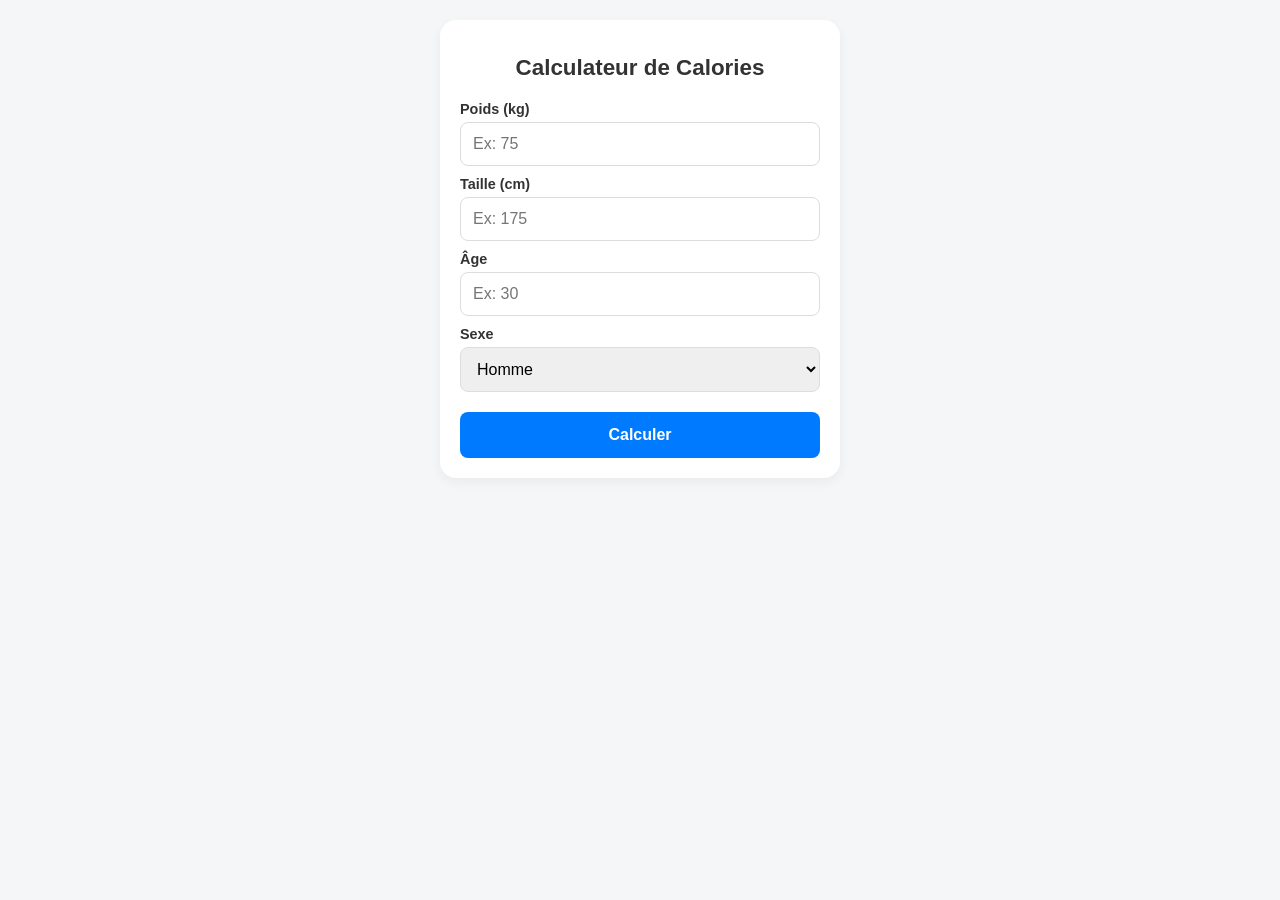
<file: Index.html>
<!DOCTYPE html>
<html lang="fr">
<head>
  <meta charset="UTF-8">
  <meta name="viewport" content="width=device-width, initial-scale=1.0">
  <title>Calculateur Calories</title>

  <!-- Configuration de l'icône -->
  <link rel="icon" type="image/png" href="icon.png">
  <link rel="apple-touch-icon" href="icon.png">
  <meta name="apple-mobile-web-app-title" content="Calories">
  <meta name="mobile-web-app-capable" content="yes">

  <style>
    * { box-sizing: border-box; font-family: -apple-system, BlinkMacSystemFont, "Segoe UI", Roboto, sans-serif; }
    body { background-color: #f4f6f8; margin: 0; padding: 20px; color: #333; }
    .card { background: white; padding: 20px; border-radius: 16px; max-width: 400px; margin: 0 auto; box-shadow: 0 4px 12px rgba(0,0,0,0.05); }
    h1 { font-size: 1.4rem; text-align: center; margin-bottom: 20px; }
    label { display: block; margin-top: 10px; font-weight: 600; font-size: 0.9rem; }
    input, select { width: 100%; padding: 12px; margin-top: 5px; border: 1px solid #ddd; border-radius: 8px; font-size: 1rem; }
    button { width: 100%; background: #007aff; color: white; border: none; padding: 14px; border-radius: 8px; margin-top: 20px; font-size: 1rem; font-weight: bold; }
    .result { margin-top: 20px; padding: 15px; background: #eef6ff; border-radius: 8px; text-align: center; font-size: 1.2rem; font-weight: bold; color: #0056b3; display: none; }
  </style>
</head>
<body>

  <div class="card">
    <h1>Calculateur de Calories</h1>
    
    <label for="weight">Poids (kg)</label>
    <input type="number" id="weight" placeholder="Ex: 75">

    <label for="height">Taille (cm)</label>
    <input type="number" id="height" placeholder="Ex: 175">

    <label for="age">Âge</label>
    <input type="number" id="age" placeholder="Ex: 30">

    <label for="gender">Sexe</label>
    <select id="gender">
      <option value="male">Homme</option>
      <option value="female">Femme</option>
    </select>

    <button onclick="calculate()">Calculer</button>

    <div id="result" class="result"></div>
  </div>

  <script>
    function calculate() {
      const w = parseFloat(document.getElementById('weight').value);
      const h = parseFloat(document.getElementById('height').value);
      const a = parseFloat(document.getElementById('age').value);
      const g = document.getElementById('gender').value;

      if (!w || !h || !a) {
        alert('Veuillez remplir tous les champs');
        return;
      }

      let bmr = (10 * w) + (6.25 * h) - (5 * a);
      bmr += (g === 'male') ? 5 : -161;

      const resultDiv = document.getElementById('result');
      resultDiv.style.display = 'block';
      resultDiv.innerHTML = `Besoin de base :<br><strong>${Math.round(bmr)} kcal / jour</strong>`;
    }
  </script>

</body>
</html>
</file>
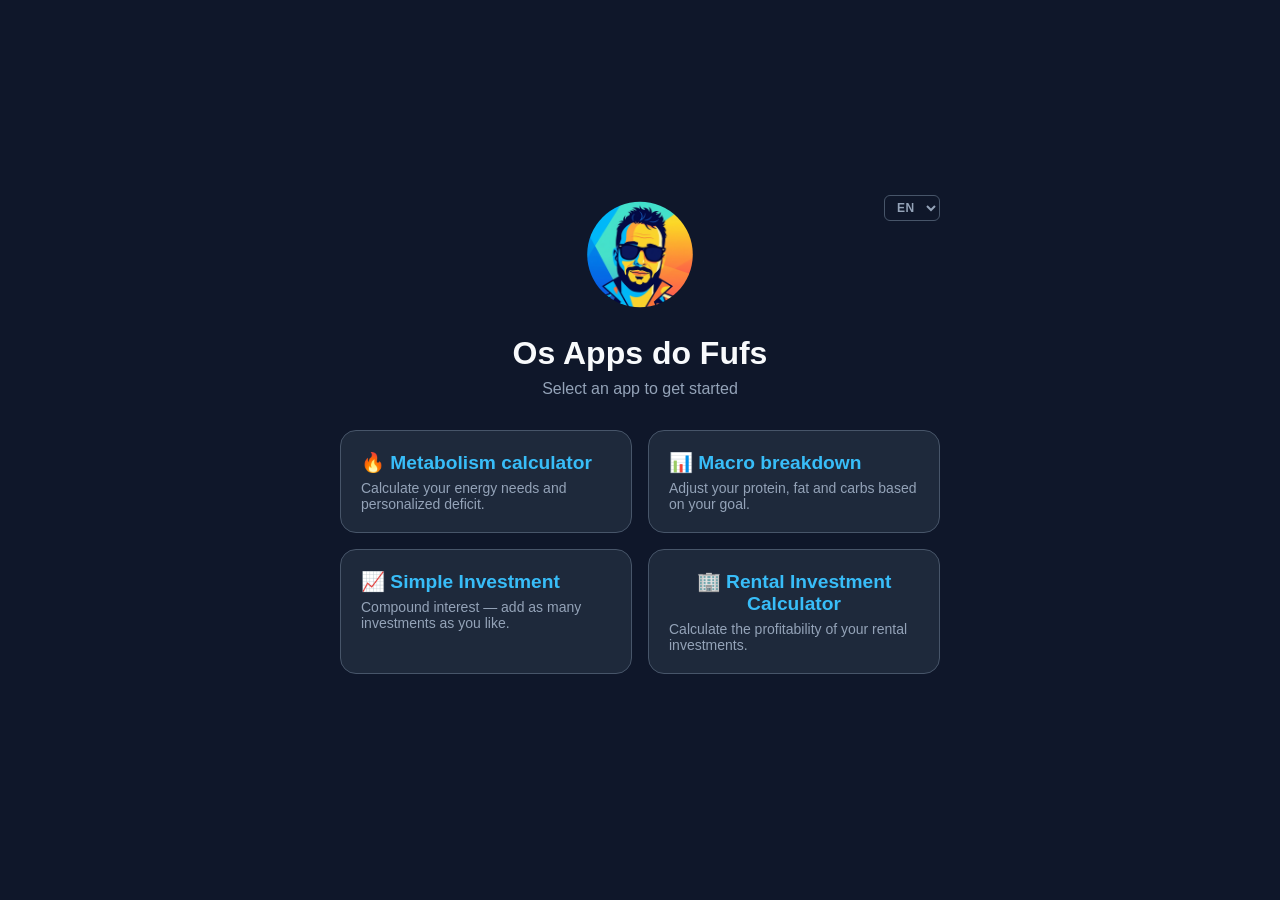
<file: index.html>
<!DOCTYPE html>
<html lang="fr">
<head>
  <meta charset="UTF-8">
  <meta name="viewport" content="width=device-width, initial-scale=1.0">
  <title>Cavalcanti Apps</title>

  <!-- Manifest PWA -->
  <link rel="manifest" href="/manifest.json">
  <link rel="stylesheet" href="/styles.css">

  <!-- Favicons Standard -->
  <link rel="icon" type="image/png" sizes="32x32" href="icon.png">
  <link rel="icon" type="image/png" sizes="16x16" href="icon.png">

  <!-- Favicon / App Icon pour iOS (Apple) -->
  <link rel="apple-touch-icon" href="icon.png">
  <meta name="apple-mobile-web-app-capable" content="yes">
  <meta name="apple-mobile-web-app-status-bar-style" content="black-translucent">
  <meta name="apple-mobile-web-app-title" content="Cavalcanti">

  <style>
    body { background-color: var(--bg); color: var(--text-main); display: flex; justify-content: center; align-items: center; min-height: 100vh; padding: 16px; }

    .container { width: 100%; max-width: 600px; text-align: center; position: relative; }

    .logo {
      width: 120px;
      height: 120px;
      border-radius: 50%;
      clip-path: circle(44% at center);
      object-fit: cover;
      margin: 0 auto 20px auto;
      display: block;
    }

    .lang-selector { position: absolute; top: 0; right: 0; }
    .lang-selector select { padding: 4px 8px; }

    .header { margin-bottom: 32px; }
    .header h1 { font-size: 2rem; font-weight: 800; margin-bottom: 8px; }
    .header p { color: var(--text-sub); font-size: 1rem; }

    .grid { display: grid; grid-template-columns: repeat(auto-fit, minmax(250px, 1fr)); gap: 16px; }
    .app-link {
      background: var(--card-bg); border: 1px solid var(--border); border-radius: 16px;
      padding: 20px; text-decoration: none; color: inherit; display: flex; flex-direction: column;
      align-items: flex-start; transition: all 0.2s ease;
    }
    .app-link:hover { border-color: var(--accent); transform: translateY(-2px); }
    .app-link h2 { font-size: 1.2rem; color: var(--accent); margin-bottom: 6px; }
    .app-link p { font-size: 0.875rem; color: var(--text-sub); text-align: left; }

    /* Bouton d'installation */
    .install-container { margin-top: 32px; }
    .install-btn {
      display: none;
      width: 100%;
      background: var(--accent);
      color: var(--bg);
      border: none;
      border-radius: 12px;
      padding: 12px 20px;
      font-size: 0.95rem;
      font-weight: 700;
      cursor: pointer;
      transition: all 0.2s ease;
    }
    .install-btn:hover { opacity: 0.9; transform: translateY(-1px); }
  </style>
</head>
<body>

  <div class="container">
    <img src="icon.png" alt="Logo" class="logo">
    
    <div class="lang-selector">
      <select id="langSelect" onchange="changeLang(this.value)">
        <option value="fr">FR</option>
        <option value="pt">PT</option>
        <option value="es">ES</option>
        <option value="en">EN</option>
        <option value="it">IT</option>
      </select>
    </div>

    <div class="header">
      <h1>Os Apps do Fufs</h1>
      <p data-i18n="subtitle">Sélectionnez une application pour commencer</p>
    </div>

    <div class="grid">
      <a href="/calories" class="app-link">
        <h2>🔥 <span data-i18n="app_calories_title">Calculateur métabolisme</span></h2>
        <p data-i18n="app_calories_desc">Calculez vos besoins énergétiques et votre déficit personnalisé.</p>
      </a>

      <a href="/macros" class="app-link">
        <h2>📊 <span data-i18n="app_macros_title">Répartition macros</span></h2>
        <p data-i18n="app_macros_desc">Ajustez vos protéines, lipides et glucides en fonction de votre objectif.</p>
      </a>

      <a href="/simple-invest" class="app-link">
        <h2>📈 <span data-i18n="app_simple_invest_title">Investissement Simple</span></h2>
        <p data-i18n="app_simple_invest_desc">Intérêts composés — ajoutez autant d'investissements que vous voulez.</p>
      </a>

      <a href="/locatif" class="app-link">
        <h2>🏢 <span data-i18n="app_locatif_title">Calculateur Investissement locatif</span></h2>
        <p data-i18n="app_locatif_desc">Calculez la rentabilité de vos investissements locatifs.</p>
      </a>
    </div>

    <div class="install-container">
      <button id="installBtn" class="install-btn">
        📲 <span id="installBtnText" data-i18n="install_btn">Télécharger l'application</span>
      </button>
    </div>
  </div>

  <script>
    // Enregistrement du Service Worker
    if ('serviceWorker' in navigator) {
      navigator.serviceWorker.register('/sw.js').catch(() => {});
    }

    const translations = {
      fr: {
        subtitle: "Sélectionnez une application pour commencer",
        app_calories_title: "Calculateur métabolisme",
        app_calories_desc: "Calculez vos besoins énergétiques et votre déficit personnalisé.",
        app_macros_title: "Répartition macros",
        app_macros_desc: "Ajustez vos protéines, lipides et glucides en fonction de votre objectif.",
        app_simple_invest_title: "Investissement Simple",
        app_simple_invest_desc: "Intérêts composés — ajoutez autant d'investissements que vous voulez.",
        app_locatif_title: "Calculateur Investissement locatif",
        app_locatif_desc: "Calculez la rentabilité de vos investissements locatifs.",
        install_btn: "Télécharger l'application",
        install_ios: "Pour installer : appuyez sur Partager ⎋ puis 'Sur l'écran d'accueil' ➕"
      },
      pt: {
        subtitle: "Selecione um aplicativo para começar",
        app_calories_title: "Calculadora do metabolismo",
        app_calories_desc: "Calcule suas necessidades energéticas e seu déficit personalizado.",
        app_macros_title: "Divisão de macros",
        app_macros_desc: "Ajuste suas proteínas, gorduras e carboidratos de acordo com sua meta.",
        app_simple_invest_title: "Investimento Simples",
        app_simple_invest_desc: "Juros compostos — adicione quantos investimentos quiser.",
        app_locatif_title: "Calculadora de Investimento Imobiliário",
        app_locatif_desc: "Calcule a rentabilidade dos seus investimentos imobiliários.",
        install_btn: "Baixar o aplicativo",
        install_ios: "Para instalar: toque em Compartilhar ⎋ e 'Adicionar à Tela de Início' ➕"
      },
      es: {
        subtitle: "Selecciona una aplicación para empezar",
        app_calories_title: "Calculadora de metabolismo",
        app_calories_desc: "Calcula tus necesidades energéticas y tu déficit personalizado.",
        app_macros_title: "Reparto de macros",
        app_macros_desc: "Ajusta tus proteínas, grasas y carbohidratos según tu objetivo.",
        app_simple_invest_title: "Inversión Simple",
        app_simple_invest_desc: "Interés compuesto — añade tantas inversiones como quieras.",
        app_locatif_title: "Calculadora de Inversión Inmobiliaria",
        app_locatif_desc: "Calcula la rentabilidad de tus inversiones inmobiliarias.",
        install_btn: "Descargar la aplicación",
        install_ios: "Para instalar: toca Compartir ⎋ y luego 'Añadir a pantalla de inicio' ➕"
      },
      en: {
        subtitle: "Select an app to get started",
        app_calories_title: "Metabolism calculator",
        app_calories_desc: "Calculate your energy needs and personalized deficit.",
        app_macros_title: "Macro breakdown",
        app_macros_desc: "Adjust your protein, fat and carbs based on your goal.",
        app_simple_invest_title: "Simple Investment",
        app_simple_invest_desc: "Compound interest — add as many investments as you like.",
        app_locatif_title: "Rental Investment Calculator",
        app_locatif_desc: "Calculate the profitability of your rental investments.",
        install_btn: "Download the app",
        install_ios: "To install: tap Share ⎋ then 'Add to Home Screen' ➕"
      },
      it: {
        subtitle: "Seleziona un'app per iniziare",
        app_calories_title: "Calcolatore del metabolismo",
        app_calories_desc: "Calcola il tuo fabbisogno energetico e il tuo deficit personalizzato.",
        app_macros_title: "Ripartizione macro",
        app_macros_desc: "Regola proteine, grassi e carboidrati in base al tuo obiettivo.",
        app_simple_invest_title: "Investimento Semplice",
        app_simple_invest_desc: "Interesse composto — aggiungi tutti gli investimenti che vuoi.",
        app_locatif_title: "Calcolatore Investimento Immobiliare",
        app_locatif_desc: "Calcola la redditività dei tuoi investimenti immobiliari.",
        install_btn: "Scarica l'app",
        install_ios: "Per installare: tocca Condividi ⎋ poi 'Aggiungi a Home' ➕"
      }
    };

    function setLanguage(lang) {
      document.querySelectorAll('[data-i18n]').forEach(el => {
        const key = el.getAttribute('data-i18n');
        if (translations[lang] && translations[lang][key]) {
          el.innerText = translations[lang][key];
        }
      });
      document.getElementById('langSelect').value = lang;
      localStorage.setItem('preferred_lang', lang);
    }

    function changeLang(lang) {
      setLanguage(lang);
    }

    const detectLang = () => {
      const nav = navigator.language.toLowerCase();
      return ['pt', 'es', 'en', 'it'].find(l => nav.startsWith(l)) || 'fr';
    };
    const savedLang = localStorage.getItem('preferred_lang') || detectLang();
    setLanguage(savedLang);

    // Détection PWA (Android / Desktop vs iOS)
    let deferredPrompt;
    const installBtn = document.getElementById('installBtn');
    const isStandalone = window.matchMedia('(display-mode: standalone)').matches || navigator.standalone;
    const isIos = /iPhone|iPad|iPod/.test(navigator.userAgent) && !window.MSStream;

    if (!isStandalone) {
      if (isIos) {
        // iOS Safari (Pas d'événement automatique)
        installBtn.style.display = 'block';
        installBtn.addEventListener('click', () => {
          const currentLang = localStorage.getItem('preferred_lang') || 'fr';
          alert(translations[currentLang].install_ios);
        });
      } else {
        // Android / Chromium / Desktop
        window.addEventListener('beforeinstallprompt', (e) => {
          e.preventDefault();
          deferredPrompt = e;
          installBtn.style.display = 'block';
        });

        installBtn.addEventListener('click', async () => {
          if (!deferredPrompt) return;
          deferredPrompt.prompt();
          const { outcome } = await deferredPrompt.userChoice;
          if (outcome === 'accepted') {
            installBtn.style.display = 'none';
          }
          deferredPrompt = null;
        });

        window.addEventListener('appinstalled', () => {
          installBtn.style.display = 'none';
          deferredPrompt = null;
        });
      }
    }
  </script>
</body>
</html>
</file>
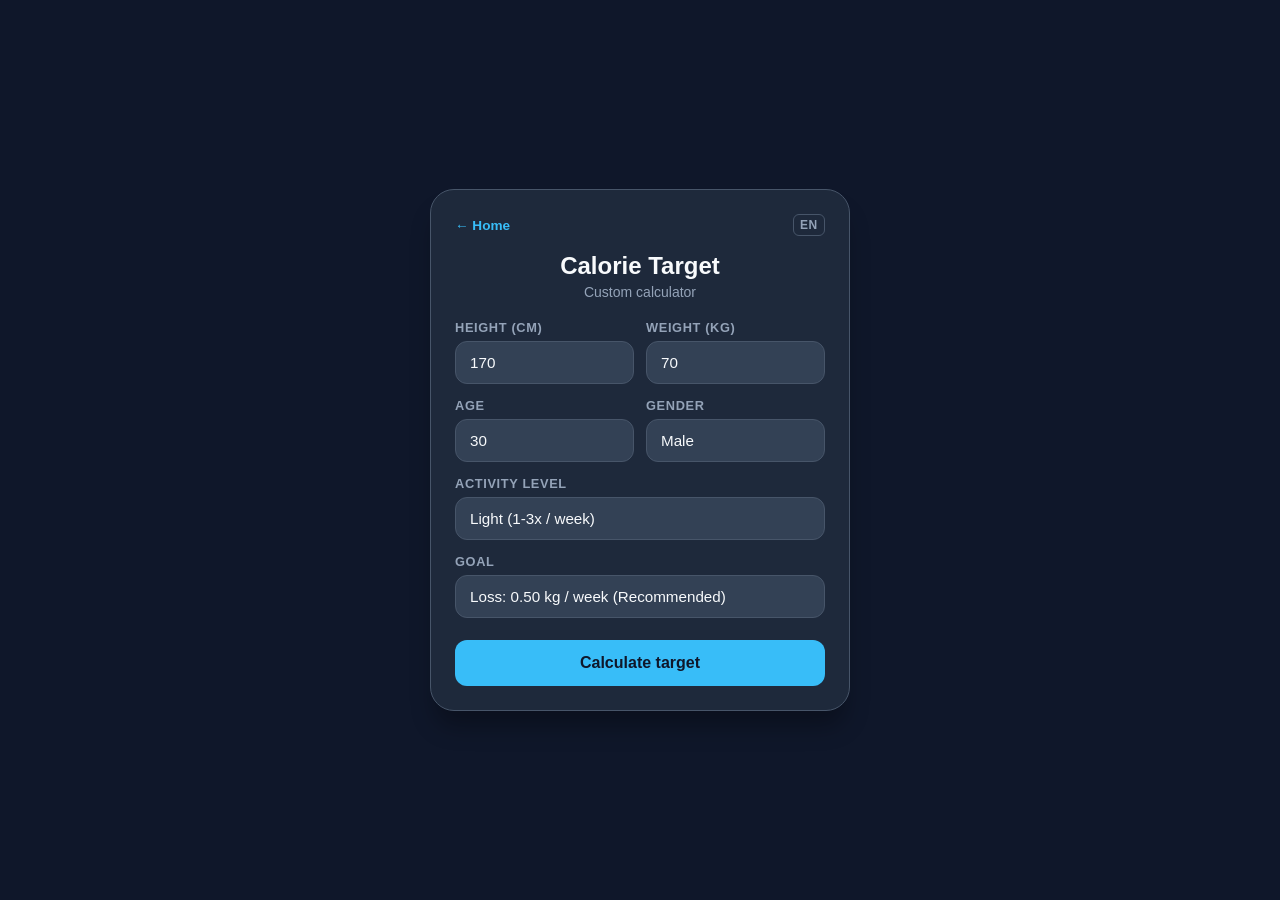
<file: calories/index.html>
<!DOCTYPE html>
<html lang="fr">
<head>
  <link rel="manifest" href="manifest.json">
  <link rel="stylesheet" href="/styles.css">
  <meta charset="UTF-8">
  <meta name="viewport" content="width=device-width, initial-scale=1.0">
  <title>Calculateur Calories</title>
  <style>
    body { background-color: var(--bg); color: var(--text-main); display: flex; justify-content: center; align-items: center; min-height: 100vh; padding: 16px; }

    .app-card { background: var(--card-bg); width: 100%; max-width: 420px; padding: 24px; border-radius: 24px; box-shadow: 0 20px 25px -5px rgba(0, 0, 0, 0.3); border: 1px solid var(--border); }

    .header { margin-bottom: 20px; text-align: center; }
    .header h1 { font-size: 1.5rem; font-weight: 700; }
    .header p { color: var(--text-sub); font-size: 0.875rem; margin-top: 4px; }

    .form-group { margin-bottom: 14px; }
    label { display: block; font-size: 0.8rem; font-weight: 600; color: var(--text-sub); margin-bottom: 6px; text-transform: uppercase; letter-spacing: 0.05em; }
    input, select { width: 100%; padding: 12px 14px; background-color: var(--input-bg); border: 1px solid var(--border); border-radius: 12px; color: var(--text-main); font-size: 0.95rem; outline: none; transition: all 0.2s ease; -webkit-appearance: none; }
    input:focus, select:focus { border-color: var(--accent); box-shadow: 0 0 0 3px rgba(56, 189, 248, 0.2); }

    .row { display: flex; gap: 12px; }
    .row .form-group { flex: 1; }

    button { width: 100%; padding: 14px; margin-top: 8px; background-color: var(--accent); color: #0f172a; border: none; border-radius: 12px; font-size: 1rem; font-weight: 700; cursor: pointer; transition: background-color 0.2s ease; }
    button:active { transform: scale(0.98); background-color: var(--accent-hover); }

    .result-box { margin-top: 20px; padding: 16px; background: rgba(56, 189, 248, 0.08); border: 1px solid rgba(56, 189, 248, 0.2); border-radius: 16px; text-align: center; display: none; }
    .result-box.active { display: block; }
    .result-title { font-size: 0.8rem; color: var(--text-sub); text-transform: uppercase; letter-spacing: 0.05em; }
    .result-value { font-size: 1.8rem; font-weight: 800; color: var(--accent); margin: 4px 0; }
    .result-sub { font-size: 0.85rem; color: var(--text-sub); margin-bottom: 4px; }
    .warning-text { color: var(--warning); font-size: 0.75rem; margin-top: 8px; line-height: 1.2; }
  </style>
</head>
<body>

  <div class="app-card">
    <div class="top-bar">
      <a href="/" class="back-link" data-i18n="back">← Accueil</a>
      <div class="lang-selector">
        <select id="langSelect" onchange="changeLang(this.value)">
          <option value="fr">FR</option>
          <option value="pt">PT</option>
          <option value="es">ES</option>
          <option value="en">EN</option>
          <option value="it">IT</option>
        </select>
      </div>
    </div>

    <div class="header">
      <h1 data-i18n="title">Objectif Calories</h1>
      <p data-i18n="subtitle">Calculateur sur-mesure</p>
    </div>

    <div class="row">
      <div class="form-group">
        <label for="height" data-i18n="height">Taille (cm)</label>
        <input type="number" id="height" placeholder="170">
      </div>
      <div class="form-group">
        <label for="weight" data-i18n="weight">Poids (kg)</label>
        <input type="number" id="weight" placeholder="70">
      </div>
    </div>

    <div class="row">
      <div class="form-group">
        <label for="age" data-i18n="age">Âge</label>
        <input type="number" id="age" placeholder="30">
      </div>
      <div class="form-group">
        <label for="gender" data-i18n="gender">Sexe</label>
        <select id="gender">
          <option value="male" data-i18n="male">Homme</option>
          <option value="female" data-i18n="female">Femme</option>
        </select>
      </div>
    </div>

    <div class="form-group">
      <label for="activity" data-i18n="activity">Niveau d'activité</label>
      <select id="activity">
        <option value="1.2" data-i18n="act_sedentary">Sédentaire (bureau)</option>
        <option value="1.375" selected data-i18n="act_light">Léger (1-3x / semaine)</option>
        <option value="1.55" data-i18n="act_moderate">Modéré (3-5x / semaine)</option>
        <option value="1.725" data-i18n="act_active">Très actif (6-7x / semaine)</option>
      </select>
    </div>

    <div class="form-group">
      <label for="goal" data-i18n="goal">Objectif</label>
      <select id="goal">
        <option value="0.25" data-i18n="goal_loss_025">Perte : 0,25 kg / semaine (Léger)</option>
        <option value="0.5" selected data-i18n="goal_loss_050">Perte : 0,50 kg / semaine (Recommandé)</option>
        <option value="0.75" data-i18n="goal_loss_075">Perte : 0,75 kg / semaine (Soutenu)</option>
        <option value="1" data-i18n="goal_loss_100">Perte : 1,00 kg / semaine (Intense)</option>
        <option value="1.5" data-i18n="goal_loss_150">Perte : 1,50 kg / semaine (Agressif)</option>
        <option value="0" data-i18n="goal_maintain">Maintien du poids</option>
        <option value="-0.25" data-i18n="goal_gain_025">Prise : +0,25 kg / semaine (Léger)</option>
        <option value="-0.5" data-i18n="goal_gain_050">Prise : +0,50 kg / semaine (Recommandé)</option>
      </select>
    </div>

    <button onclick="calc()" data-i18n="btn_calc">Calculer l'objectif</button>

    <div class="result-box" id="resultBox">
      <div class="result-title" data-i18n="res_target">Apport quotidien cible</div>
      <div class="result-value" id="targetVal">0 kcal</div>
      <div class="result-sub" id="adjustmentVal"></div>
      <div class="result-sub" id="tdeeVal"></div>
      <div class="warning-text" id="warningVal"></div>
    </div>
  </div>

  <script>
    const translations = {
      fr: {
        back: "← Accueil",
        title: "Objectif Calories",
        subtitle: "Calculateur sur-mesure",
        height: "Taille (cm)",
        weight: "Poids (kg)",
        age: "Âge",
        gender: "Sexe",
        male: "Homme",
        female: "Femme",
        activity: "Niveau d'activité",
        act_sedentary: "Sédentaire (bureau)",
        act_light: "Léger (1-3x / semaine)",
        act_moderate: "Modéré (3-5x / semaine)",
        act_active: "Très actif (6-7x / semaine)",
        goal: "Objectif",
        goal_loss_025: "Perte : 0,25 kg / semaine (Léger)",
        goal_loss_050: "Perte : 0,50 kg / semaine (Recommandé)",
        goal_loss_075: "Perte : 0,75 kg / semaine (Soutenu)",
        goal_loss_100: "Perte : 1,00 kg / semaine (Intense)",
        goal_loss_150: "Perte : 1,50 kg / semaine (Agressif)",
        goal_maintain: "Maintien du poids",
        goal_gain_025: "Prise : +0,25 kg / semaine (Léger)",
        goal_gain_050: "Prise : +0,50 kg / semaine (Recommandé)",
        btn_calc: "Calculer l'objectif",
        res_target: "Apport quotidien cible",
        txt_deficit: "Déficit : -",
        txt_surplus: "Surplus : +",
        txt_no_change: "Ajustement : 0 kcal/jour",
        txt_day: " kcal/jour",
        txt_maint: "Maintien : ",
        txt_warn: "⚠️ Attention : cet objectif passe en dessous de votre métabolisme de base ("
      },
      pt: {
        back: "← Início",
        title: "Meta de Calorias",
        subtitle: "Calculadora personalizada",
        height: "Altura (cm)",
        weight: "Peso (kg)",
        age: "Idade",
        gender: "Sexo",
        male: "Homem",
        female: "Mulher",
        activity: "Nível de atividade",
        act_sedentary: "Sedentário (escritório)",
        act_light: "Leve (1-3x / semana)",
        act_moderate: "Moderado (3-5x / semana)",
        act_active: "Muito ativo (6-7x / semana)",
        goal: "Objetivo",
        goal_loss_025: "Perda: 0,25 kg / semana (Leve)",
        goal_loss_050: "Perda: 0,50 kg / semana (Recomendado)",
        goal_loss_075: "Perda: 0,75 kg / semana (Moderado)",
        goal_loss_100: "Perda: 1,00 kg / semana (Intenso)",
        goal_loss_150: "Perda: 1,50 kg / semana (Agressivo)",
        goal_maintain: "Manutenção do peso",
        goal_gain_025: "Ganho: +0,25 kg / semana (Leve)",
        goal_gain_050: "Ganho: +0,50 kg / semana (Recomendado)",
        btn_calc: "Calcular meta",
        res_target: "Meta diária de calorias",
        txt_deficit: "Déficit: -",
        txt_surplus: "Superávit: +",
        txt_no_change: "Ajuste: 0 kcal/dia",
        txt_day: " kcal/dia",
        txt_maint: "Manutenção: ",
        txt_warn: "⚠️ Atenção: esta meta está abaixo do seu metabolismo basal ("
      },
      es: {
        back: "← Inicio",
        title: "Objetivo Calórico",
        subtitle: "Calculadora personalizada",
        height: "Altura (cm)",
        weight: "Peso (kg)",
        age: "Edad",
        gender: "Sexo",
        male: "Hombre",
        female: "Mujer",
        activity: "Nivel de actividad",
        act_sedentary: "Sedentario (oficina)",
        act_light: "Ligero (1-3x / semana)",
        act_moderate: "Moderado (3-5x / semana)",
        act_active: "Muy activo (6-7x / semana)",
        goal: "Objetivo",
        goal_loss_025: "Pérdida: 0,25 kg / semana (Ligero)",
        goal_loss_050: "Pérdida: 0,50 kg / semana (Recomendado)",
        goal_loss_075: "Pérdida: 0,75 kg / semana (Sostenido)",
        goal_loss_100: "Pérdida: 1,00 kg / semana (Intenso)",
        goal_loss_150: "Pérdida: 1,50 kg / semana (Agresivo)",
        goal_maintain: "Mantenimiento del peso",
        goal_gain_025: "Ganancia: +0,25 kg / semana (Ligero)",
        goal_gain_050: "Ganancia: +0,50 kg / semana (Recomendado)",
        btn_calc: "Calcular objetivo",
        res_target: "Aporte diario objetivo",
        txt_deficit: "Déficit: -",
        txt_surplus: "Superávit: +",
        txt_no_change: "Ajuste: 0 kcal/día",
        txt_day: " kcal/día",
        txt_maint: "Mantenimiento: ",
        txt_warn: "⚠️ Atención: este objetivo está por debajo de tu metabolismo basal ("
      },
      en: {
        back: "← Home",
        title: "Calorie Target",
        subtitle: "Custom calculator",
        height: "Height (cm)",
        weight: "Weight (kg)",
        age: "Age",
        gender: "Gender",
        male: "Male",
        female: "Female",
        activity: "Activity level",
        act_sedentary: "Sedentary (office job)",
        act_light: "Light (1-3x / week)",
        act_moderate: "Moderate (3-5x / week)",
        act_active: "Very active (6-7x / week)",
        goal: "Goal",
        goal_loss_025: "Loss: 0.25 kg / week (Light)",
        goal_loss_050: "Loss: 0.50 kg / week (Recommended)",
        goal_loss_075: "Loss: 0.75 kg / week (Sustained)",
        goal_loss_100: "Loss: 1.00 kg / week (Intense)",
        goal_loss_150: "Loss: 1.50 kg / week (Aggressive)",
        goal_maintain: "Weight maintenance",
        goal_gain_025: "Gain: +0.25 kg / week (Light)",
        goal_gain_050: "Gain: +0.50 kg / week (Recommended)",
        btn_calc: "Calculate target",
        res_target: "Daily target intake",
        txt_deficit: "Deficit: -",
        txt_surplus: "Surplus: +",
        txt_no_change: "Adjustment: 0 kcal/day",
        txt_day: " kcal/day",
        txt_maint: "Maintenance: ",
        txt_warn: "⚠️ Warning: this goal goes below your basal metabolic rate ("
      },
      it: {
        back: "← Home",
        title: "Obiettivo Calorico",
        subtitle: "Calcolatore su misura",
        height: "Altezza (cm)",
        weight: "Peso (kg)",
        age: "Età",
        gender: "Sesso",
        male: "Uomo",
        female: "Donna",
        activity: "Livello di attività",
        act_sedentary: "Sedentario (ufficio)",
        act_light: "Leggero (1-3x / settimana)",
        act_moderate: "Moderato (3-5x / settimana)",
        act_active: "Molto attivo (6-7x / settimana)",
        goal: "Obiettivo",
        goal_loss_025: "Perdita: 0,25 kg / settimana (Leggero)",
        goal_loss_050: "Perdita: 0,50 kg / settimana (Consigliato)",
        goal_loss_075: "Perdita: 0,75 kg / settimana (Sostenuto)",
        goal_loss_100: "Perdita: 1,00 kg / settimana (Intenso)",
        goal_loss_150: "Perdita: 1,50 kg / settimana (Aggressivo)",
        goal_maintain: "Mantenimento del peso",
        goal_gain_025: "Aumento: +0,25 kg / settimana (Leggero)",
        goal_gain_050: "Aumento: +0,50 kg / settimana (Consigliato)",
        btn_calc: "Calcola obiettivo",
        res_target: "Apporto giornaliero obiettivo",
        txt_deficit: "Deficit: -",
        txt_surplus: "Surplus: +",
        txt_no_change: "Regolazione: 0 kcal/giorno",
        txt_day: " kcal/giorno",
        txt_maint: "Mantenimento: ",
        txt_warn: "⚠️ Attenzione: questo obiettivo scende sotto il tuo metabolismo basale ("
      }
    };

    let currentLang = 'fr';

    function setLanguage(lang) {
      currentLang = lang;
      document.querySelectorAll('[data-i18n]').forEach(el => {
        const key = el.getAttribute('data-i18n');
        if (translations[lang] && translations[lang][key]) {
          el.innerText = translations[lang][key];
        }
      });
      document.getElementById('langSelect').value = lang;
      localStorage.setItem('preferred_lang', lang);
      
      if (document.getElementById('resultBox').classList.contains('active')) {
        calc();
      }
    }

    function changeLang(lang) {
      setLanguage(lang);
    }

    // Sauvegarder les données saisies par le visiteur
    function saveUserData() {
      const userData = {
        height: document.getElementById('height').value,
        weight: document.getElementById('weight').value,
        age: document.getElementById('age').value,
        gender: document.getElementById('gender').value,
        activity: document.getElementById('activity').value,
        goal: document.getElementById('goal').value
      };
      localStorage.setItem('calories_user_data', JSON.stringify(userData));
    }

    // Charger les dernières données sauvegardées ou mettre des valeurs par défaut
    function loadUserData() {
      const savedData = localStorage.getItem('calories_user_data');
      if (savedData) {
        const userData = JSON.parse(savedData);
        if (userData.height) document.getElementById('height').value = userData.height;
        if (userData.weight) document.getElementById('weight').value = userData.weight;
        if (userData.age) document.getElementById('age').value = userData.age;
        if (userData.gender) document.getElementById('gender').value = userData.gender;
        if (userData.activity) document.getElementById('activity').value = userData.activity;
        if (userData.goal) document.getElementById('goal').value = userData.goal;
      } else {
        // Valeurs neutres par défaut à la première visite
        document.getElementById('height').value = "170";
        document.getElementById('weight').value = "70";
        document.getElementById('age').value = "30";
      }
    }

    function calc() {
      const h = parseFloat(document.getElementById('height').value);
      const w = parseFloat(document.getElementById('weight').value);
      const a = parseFloat(document.getElementById('age').value);
      const gender = document.getElementById('gender').value;
      const act = parseFloat(document.getElementById('activity').value);
      const kgChange = parseFloat(document.getElementById('goal').value);

      if (!h || !w || !a) return;

      // Sauvegarder automatiquement les choix du visiteur à chaque calcul
      saveUserData();

      const bmr = (10 * w) + (6.25 * h) - (5 * a) + (gender === 'male' ? 5 : -161);
      const tdee = bmr * act;
      
      const dailyAdjustment = (kgChange * 7700) / 7;
      let target = tdee - dailyAdjustment;

      const t = translations[currentLang];
      
      let adjustmentText = "";
      if (kgChange > 0) {
        adjustmentText = t.txt_deficit + Math.round(dailyAdjustment) + t.txt_day;
      } else if (kgChange < 0) {
        adjustmentText = t.txt_surplus + Math.round(Math.abs(dailyAdjustment)) + t.txt_day;
      } else {
        adjustmentText = t.txt_no_change;
      }

      let warningMsg = "";
      if (kgChange > 0 && target < bmr) {
        warningMsg = t.txt_warn + Math.round(bmr) + " kcal).";
      }

      document.getElementById('targetVal').innerText = Math.round(target) + " kcal";
      document.getElementById('adjustmentVal').innerText = adjustmentText;
      document.getElementById('tdeeVal').innerText = t.txt_maint + Math.round(tdee) + t.txt_day;
      document.getElementById('warningVal').innerText = warningMsg;
      
      document.getElementById('resultBox').classList.add('active');
    }

    // Chargement initial
    loadUserData();
    const detectLang = () => {
      const nav = navigator.language.toLowerCase();
      return ['pt', 'es', 'en', 'it'].find(l => nav.startsWith(l)) || 'fr';
    };
    const savedLang = localStorage.getItem('preferred_lang') || detectLang();
    setLanguage(savedLang);
  </script>
</body>
</html>
</file>
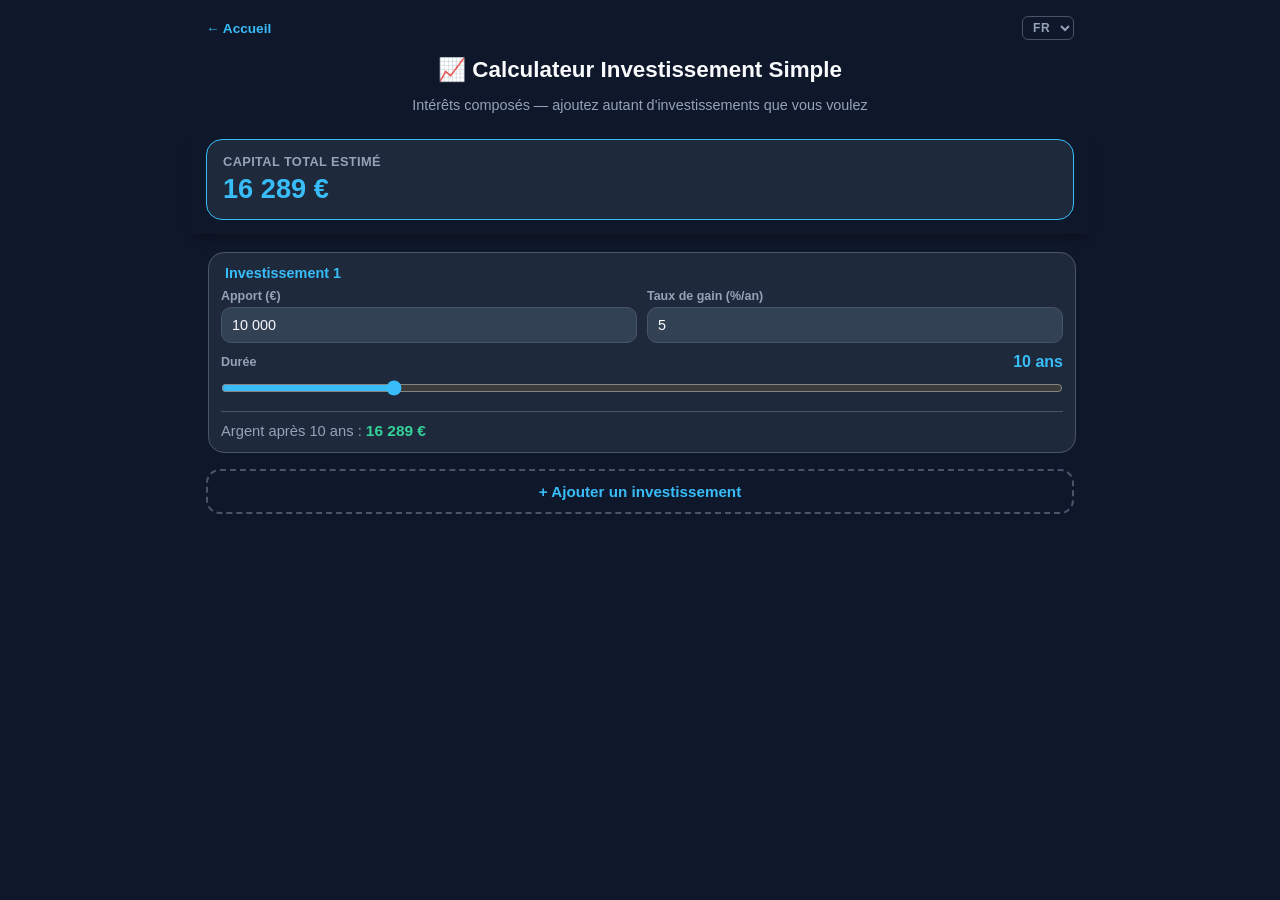
<file: simple invest/index.html>
<!DOCTYPE html>
<html lang="fr">
<head>
  <meta charset="UTF-8">
  <meta name="viewport" content="width=device-width, initial-scale=1.0, maximum-scale=1.0, user-scalable=no">
  <title>Calculateur Investissement Simple</title>
  <link rel="manifest" href="manifest.json">
  <style>
    :root {
      --bg: #0f172a;
      --card-bg: #1e293b;
      --accent: #38bdf8;
      --accent-hover: #0284c7;
      --text-main: #f8fafc;
      --text-sub: #94a3b8;
      --input-bg: #334155;
      --border: #475569;
      --positive: #34d399;
      --negative: #f87171;
    }

    * { box-sizing: border-box; }
    body { font-family: -apple-system, BlinkMacSystemFont, "Segoe UI", Roboto, sans-serif; max-width: 900px; margin: 0 auto; padding: 16px; background: var(--bg); color: var(--text-main); overflow-x: hidden; }

    .top-bar { display: flex; justify-content: space-between; align-items: center; margin-bottom: 16px; }
    .back-link { color: var(--accent); text-decoration: none; font-size: 0.85rem; font-weight: 600; }
    .lang-selector select {
      background: transparent; color: var(--text-sub); border: 1px solid var(--border);
      padding: 3px 6px; border-radius: 6px; cursor: pointer; outline: none;
      font-size: 0.75rem; font-weight: 600; letter-spacing: 0.05em; transition: all 0.2s ease;
    }
    .lang-selector select:hover { color: var(--text-main); border-color: var(--accent); }

    .header { margin-bottom: 16px; text-align: center; }
    .header h1 { font-size: 1.4em; font-weight: 800; margin-bottom: 6px; color: var(--text-main); }
    .header p { color: var(--text-sub); font-size: 0.9rem; }

    /* Bandeau de résultat figé en haut (comme une ligne de total gelée dans un tableur) */
    .results-sticky {
      position: sticky; top: 0; z-index: 40;
      background: var(--bg);
      margin: 0 -16px 18px -16px;
      padding: 10px 16px 14px 16px;
      box-shadow: 0 8px 12px -6px rgba(0,0,0,0.4);
    }
    .results-card {
      background: var(--card-bg); border: 1px solid var(--accent); border-radius: 16px;
      padding: 14px 16px;
    }
    .results-card h2 { margin: 0 0 4px 0; color: var(--text-sub); font-size: 0.8em; font-weight: 700; text-transform: uppercase; letter-spacing: 0.03em; }
    .results-total { font-size: 1.7em; font-weight: 800; color: var(--accent); }
    .breakdown-list { margin-top: 10px; padding-top: 8px; border-top: 1px solid var(--border); display: flex; flex-direction: column; gap: 4px; }
    .breakdown-row { display: flex; justify-content: space-between; font-size: 0.85em; color: var(--text-sub); }
    .breakdown-row span:last-child { color: var(--text-main); font-weight: 600; }

    fieldset.invest-card { background: var(--card-bg); border: 1px solid var(--border); border-radius: 16px; padding: 12px; margin-bottom: 12px; width: 100%; min-width: 0; }
    .invest-card-header { display: flex; justify-content: space-between; align-items: center; }
    .invest-card-header legend { font-weight: 700; color: var(--accent); font-size: 0.9em; padding: 0 4px; }
    .remove-btn { background: transparent; border: 1px solid var(--border); color: var(--negative); border-radius: 8px; width: 26px; height: 26px; font-size: 0.85em; cursor: pointer; line-height: 1; }
    .remove-btn:active { background: rgba(248,113,113,0.15); }

    .input-grid { display: grid; grid-template-columns: 1fr 1fr; gap: 10px 10px; margin-top: 8px; width: 100%; }
    .full-width { grid-column: 1 / -1; }
    label { display: block; font-weight: 600; font-size: 0.78em; margin-bottom: 4px; color: var(--text-sub); }
    input[type="text"], input[type="number"] {
      width: 100%; padding: 8px 10px; border: 1px solid var(--border); border-radius: 10px; box-sizing: border-box;
      font-size: 0.9em; height: 36px; background: var(--input-bg); color: var(--text-main); outline: none; transition: all 0.2s ease;
    }
    input[type="text"]:focus, input[type="number"]:focus { border-color: var(--accent); box-shadow: 0 0 0 3px rgba(56, 189, 248, 0.2); }
    input[type="range"] { width: 100%; padding: 0; box-sizing: border-box; margin: 5px 0; accent-color: var(--accent); }
    .flex-label { display: flex; justify-content: space-between; align-items: center; margin-bottom: 4px; flex-wrap: wrap; gap: 5px; }
    .highlight { color: var(--accent); font-weight: bold; }

    .invest-result { margin-top: 10px; padding-top: 10px; border-top: 1px solid var(--border); font-size: 0.92em; color: var(--text-sub); }
    .invest-result strong { color: var(--positive); font-size: 1.05em; }

    .add-btn {
      width: 100%; padding: 12px; border: 2px dashed var(--border); border-radius: 14px;
      background: transparent; color: var(--accent); font-weight: 700; font-size: 0.95em;
      cursor: pointer; margin-top: 4px; margin-bottom: 20px; transition: all 0.2s ease;
    }
    .add-btn:active { background: rgba(56, 189, 248, 0.1); border-color: var(--accent); }

    .empty-state { text-align: center; color: var(--text-sub); font-size: 0.9em; padding: 20px 0; }
  </style>
</head>
<body ontouchstart="">

  <div class="top-bar">
    <a href="/" class="back-link" data-i18n="back">← Accueil</a>
    <div class="lang-selector">
      <select id="langSelect" onchange="changeLang(this.value)">
        <option value="fr">FR</option>
        <option value="pt">PT</option>
      </select>
    </div>
  </div>

  <div class="header">
    <h1 data-i18n="title">📈 Calculateur Investissement Simple</h1>
    <p data-i18n="subtitle">Intérêts composés — ajoutez autant d'investissements que vous voulez</p>
  </div>

  <div class="results-sticky">
    <div class="results-card">
      <h2 data-i18n="total_label">Capital total estimé</h2>
      <div class="results-total"><span id="totalResultat">0 €</span></div>
      <div class="breakdown-list" id="breakdownList" style="display:none;"></div>
    </div>
  </div>

  <div id="investList"></div>
  <button type="button" class="add-btn" onclick="addInvestment()">+ <span data-i18n="add_button">Ajouter un investissement</span></button>

  <script>
    let currentLang = 'fr';
    let investments = [];
    let nextId = 1;

    const translations = {
      fr: {
        back: "← Accueil",
        title: "📈 Calculateur Investissement Simple",
        subtitle: "Intérêts composés — ajoutez autant d'investissements que vous voulez",
        total_label: "Capital total estimé",
        invest_label: "Investissement",
        apport_label: "Apport (€)",
        taux_label: "Taux de gain (%/an)",
        duree_label: "Durée",
        ans_suffix: "ans",
        result_prefix: "Argent après",
        add_button: "Ajouter un investissement",
        remove_label: "Supprimer",
        empty_state: "Aucun investissement pour le moment. Cliquez sur + pour commencer."
      },
      pt: {
        back: "← Início",
        title: "📈 Calculadora de Investimento Simples",
        subtitle: "Juros compostos — adicione quantos investimentos quiser",
        total_label: "Capital total estimado",
        invest_label: "Investimento",
        apport_label: "Entrada (€)",
        taux_label: "Taxa de ganho (%/ano)",
        duree_label: "Duração",
        ans_suffix: "anos",
        result_prefix: "Dinheiro após",
        add_button: "Adicionar um investimento",
        remove_label: "Remover",
        empty_state: "Nenhum investimento no momento. Clique em + para começar."
      }
    };

    const formatNumber = (num) => Math.round(num).toString().replace(/\B(?=(\d{3})+(?!\d))/g, " ");
    const parseFormattedValue = (str) => parseFloat(str.toString().replace(/\s/g, '').replace(',', '.')) || 0;

    function t() { return translations[currentLang] || translations.fr; }

    function changeLang(lang) {
      currentLang = lang;
      document.querySelectorAll('[data-i18n]').forEach(el => {
        const key = el.getAttribute('data-i18n');
        if (translations[lang] && translations[lang][key] !== undefined) el.innerText = translations[lang][key];
      });
      document.getElementById('langSelect').value = lang;
      localStorage.setItem('preferred_lang_invest', lang);
      renderAll();
    }

    function formatEuroInput(el) {
      let cursorPosition = el.selectionStart;
      let originalLength = el.value.length;
      let unformatted = el.value.replace(/\s/g, '');
      if (unformatted !== '') el.value = unformatted.replace(/\B(?=(\d{3})+(?!\d))/g, " ");
      cursorPosition += (el.value.length - originalLength);
      el.setSelectionRange(cursorPosition, cursorPosition);
    }

    function addInvestment(apport, taux, duree) {
      investments.push({
        id: nextId++,
        apport: apport !== undefined ? apport : 10000,
        taux: taux !== undefined ? taux : 5,
        duree: duree !== undefined ? duree : 10
      });
      renderAll();
    }

    function removeInvestment(id) {
      investments = investments.filter(i => i.id !== id);
      renderAll();
    }

    function renderAll() {
      const tt = t();
      const container = document.getElementById('investList');

      if (investments.length === 0) {
        container.innerHTML = `<div class="empty-state">${tt.empty_state}</div>`;
        document.getElementById('totalResultat').innerText = "0 €";
        document.getElementById('breakdownList').style.display = 'none';
        saveState();
        return;
      }

      container.innerHTML = investments.map((inv, idx) => `
        <fieldset class="invest-card" data-id="${inv.id}">
          <div class="invest-card-header">
            <legend>${tt.invest_label} ${idx + 1}</legend>
            ${investments.length > 1 ? `<button type="button" class="remove-btn" onclick="removeInvestment(${inv.id})" title="${tt.remove_label}">✕</button>` : ''}
          </div>
          <div class="input-grid">
            <div>
              <label>${tt.apport_label}</label>
              <input type="text" class="euro-input" data-field="apport" value="${formatNumber(inv.apport)}" inputmode="numeric">
            </div>
            <div>
              <label>${tt.taux_label}</label>
              <input type="number" data-field="taux" value="${inv.taux}" step="0.1">
            </div>
            <div class="full-width">
              <div class="flex-label">
                <label style="margin:0;">${tt.duree_label}</label>
                <span class="highlight" data-field="dureeDisplay">${inv.duree} ${tt.ans_suffix}</span>
              </div>
              <input type="range" data-field="duree" min="0" max="50" step="1" value="${inv.duree}">
            </div>
          </div>
          <div class="invest-result">${tt.result_prefix} <span data-field="dureeEcho">${inv.duree}</span> ${tt.ans_suffix} : <strong data-field="resultat">0 €</strong></div>
        </fieldset>
      `).join('');

      updateResults();
    }

    function updateResults() {
      const tt = t();
      let total = 0;

      investments.forEach(inv => {
        const montant = inv.apport * Math.pow(1 + inv.taux / 100, inv.duree);
        total += montant;
        const card = document.querySelector(`.invest-card[data-id="${inv.id}"]`);
        if (card) {
          const resEl = card.querySelector('[data-field="resultat"]');
          const echoEl = card.querySelector('[data-field="dureeEcho"]');
          if (resEl) resEl.innerText = formatNumber(montant) + ' €';
          if (echoEl) echoEl.innerText = inv.duree;
        }
      });

      document.getElementById('totalResultat').innerText = formatNumber(total) + ' €';

      const breakdownEl = document.getElementById('breakdownList');
      if (investments.length > 1) {
        breakdownEl.style.display = 'flex';
        breakdownEl.innerHTML = investments.map((inv, idx) => {
          const montant = inv.apport * Math.pow(1 + inv.taux / 100, inv.duree);
          return `<div class="breakdown-row"><span>${tt.invest_label} ${idx + 1}</span><span>${formatNumber(montant)} €</span></div>`;
        }).join('');
      } else {
        breakdownEl.style.display = 'none';
      }

      saveState();
    }

    document.getElementById('investList').addEventListener('input', (e) => {
      const card = e.target.closest('.invest-card');
      if (!card) return;
      const id = parseInt(card.dataset.id, 10);
      const inv = investments.find(i => i.id === id);
      if (!inv) return;
      const field = e.target.dataset.field;

      if (field === 'apport') {
        formatEuroInput(e.target);
        inv.apport = parseFormattedValue(e.target.value);
      } else if (field === 'taux') {
        inv.taux = parseFloat(e.target.value) || 0;
      } else if (field === 'duree') {
        inv.duree = parseInt(e.target.value, 10) || 0;
        const dispEl = card.querySelector('[data-field="dureeDisplay"]');
        if (dispEl) dispEl.innerText = inv.duree + ' ' + t().ans_suffix;
      }

      updateResults();
    });

    function saveState() {
      try {
        localStorage.setItem('investSimpleStateV1', JSON.stringify({ investments, nextId }));
      } catch (e) {}
    }

    function loadState() {
      try {
        const saved = JSON.parse(localStorage.getItem('investSimpleStateV1'));
        if (!saved || !Array.isArray(saved.investments)) return false;
        investments = saved.investments;
        nextId = saved.nextId || (investments.reduce((m, i) => Math.max(m, i.id), 0) + 1);
        return true;
      } catch (e) { return false; }
    }

    if (!loadState()) {
      addInvestment(10000, 5, 10);
    } else {
      renderAll();
    }

    const savedLang = localStorage.getItem('preferred_lang_invest') || (navigator.language.startsWith('pt') ? 'pt' : 'fr');
    changeLang(savedLang);
  </script>
</body>
</html>
</file>
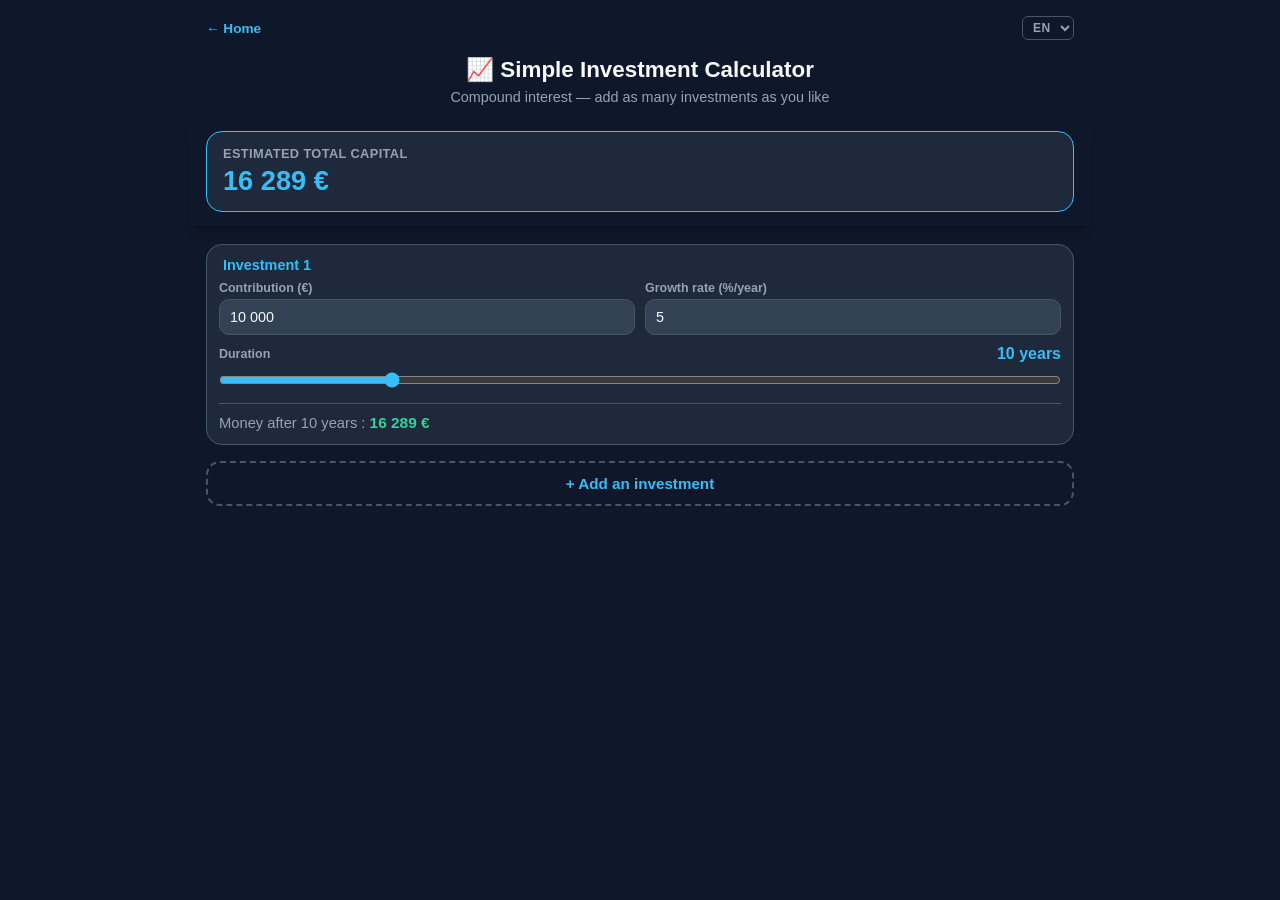
<file: simple-invest/index.html>
<!DOCTYPE html>
<html lang="fr">
<head>
  <meta charset="UTF-8">
  <meta name="viewport" content="width=device-width, initial-scale=1.0, maximum-scale=1.0, user-scalable=no">
  <title>Calculateur Investissement Simple</title>
  <link rel="manifest" href="manifest.json">
  <link rel="stylesheet" href="/styles.css">
  <style>
    body { max-width: 900px; margin: 0 auto; padding: 16px; background: var(--bg); color: var(--text-main); overflow-x: hidden; }

    .header { margin-bottom: 16px; text-align: center; }
    .header h1 { font-size: 1.4em; font-weight: 800; margin-bottom: 6px; color: var(--text-main); }
    .header p { color: var(--text-sub); font-size: 0.9rem; }

    /* Bandeau de résultat figé en haut (comme une ligne de total gelée dans un tableur) */
    .results-sticky {
      position: sticky; top: 0; z-index: 40;
      background: var(--bg);
      margin: 0 -16px 18px -16px;
      padding: 10px 16px 14px 16px;
      box-shadow: 0 8px 12px -6px rgba(0,0,0,0.4);
    }
    .results-card {
      background: var(--card-bg); border: 1px solid var(--accent); border-radius: 16px;
      padding: 14px 16px;
    }
    .results-card h2 { margin: 0 0 4px 0; color: var(--text-sub); font-size: 0.8em; font-weight: 700; text-transform: uppercase; letter-spacing: 0.03em; }
    .results-total { font-size: 1.7em; font-weight: 800; color: var(--accent); }
    .breakdown-list { margin-top: 10px; padding-top: 8px; border-top: 1px solid var(--border); display: flex; flex-direction: column; gap: 4px; }
    .breakdown-row { display: flex; justify-content: space-between; font-size: 0.85em; color: var(--text-sub); }
    .breakdown-row span:last-child { color: var(--text-main); font-weight: 600; }

    fieldset.invest-card { background: var(--card-bg); border: 1px solid var(--border); border-radius: 16px; padding: 12px; margin-bottom: 12px; width: 100%; min-width: 0; }
    .invest-card-header { display: flex; justify-content: space-between; align-items: center; }
    .invest-card-header legend { font-weight: 700; color: var(--accent); font-size: 0.9em; padding: 0 4px; }
    .remove-btn { background: transparent; border: 1px solid var(--border); color: var(--negative); border-radius: 8px; width: 26px; height: 26px; font-size: 0.85em; cursor: pointer; line-height: 1; }
    .remove-btn:active { background: rgba(248,113,113,0.15); }

    .input-grid { display: grid; grid-template-columns: 1fr 1fr; gap: 10px 10px; margin-top: 8px; width: 100%; }
    .full-width { grid-column: 1 / -1; }
    label { display: block; font-weight: 600; font-size: 0.78em; margin-bottom: 4px; color: var(--text-sub); }
    input[type="text"], input[type="number"] {
      width: 100%; padding: 8px 10px; border: 1px solid var(--border); border-radius: 10px; box-sizing: border-box;
      font-size: 0.9em; height: 36px; background: var(--input-bg); color: var(--text-main); outline: none; transition: all 0.2s ease;
    }
    input[type="text"]:focus, input[type="number"]:focus { border-color: var(--accent); box-shadow: 0 0 0 3px rgba(56, 189, 248, 0.2); }
    input[type="range"] { width: 100%; padding: 0; box-sizing: border-box; margin: 5px 0; accent-color: var(--accent); }
    .flex-label { display: flex; justify-content: space-between; align-items: center; margin-bottom: 4px; flex-wrap: wrap; gap: 5px; }
    .highlight { color: var(--accent); font-weight: bold; }

    .invest-result { margin-top: 10px; padding-top: 10px; border-top: 1px solid var(--border); font-size: 0.92em; color: var(--text-sub); }
    .invest-result strong { color: var(--positive); font-size: 1.05em; }

    .add-btn {
      width: 100%; padding: 12px; border: 2px dashed var(--border); border-radius: 14px;
      background: transparent; color: var(--accent); font-weight: 700; font-size: 0.95em;
      cursor: pointer; margin-top: 4px; margin-bottom: 20px; transition: all 0.2s ease;
    }
    .add-btn:active { background: rgba(56, 189, 248, 0.1); border-color: var(--accent); }

    .empty-state { text-align: center; color: var(--text-sub); font-size: 0.9em; padding: 20px 0; }
  </style>
</head>
<body ontouchstart="">

  <div class="top-bar">
    <a href="/" class="back-link" data-i18n="back">← Accueil</a>
    <div class="lang-selector">
      <select id="langSelect" onchange="changeLang(this.value)">
        <option value="fr">FR</option>
        <option value="pt">PT</option>
        <option value="es">ES</option>
        <option value="en">EN</option>
        <option value="it">IT</option>
      </select>
    </div>
  </div>

  <div class="header">
    <h1 data-i18n="title">📈 Calculateur Investissement Simple</h1>
    <p data-i18n="subtitle">Intérêts composés — ajoutez autant d'investissements que vous voulez</p>
  </div>

  <div class="results-sticky">
    <div class="results-card">
      <h2 data-i18n="total_label">Capital total estimé</h2>
      <div class="results-total"><span id="totalResultat">0 €</span></div>
      <div class="breakdown-list" id="breakdownList" style="display:none;"></div>
    </div>
  </div>

  <div id="investList"></div>
  <button type="button" class="add-btn" onclick="addInvestment()">+ <span data-i18n="add_button">Ajouter un investissement</span></button>

  <script>
    let currentLang = 'fr';
    let investments = [];
    let nextId = 1;

    const translations = {
      fr: {
        back: "← Accueil",
        title: "📈 Calculateur Investissement Simple",
        subtitle: "Intérêts composés — ajoutez autant d'investissements que vous voulez",
        total_label: "Capital total estimé",
        invest_label: "Investissement",
        apport_label: "Apport (€)",
        taux_label: "Taux de gain (%/an)",
        duree_label: "Durée",
        ans_suffix: "ans",
        result_prefix: "Argent après",
        add_button: "Ajouter un investissement",
        remove_label: "Supprimer",
        empty_state: "Aucun investissement pour le moment. Cliquez sur + pour commencer."
      },
      pt: {
        back: "← Início",
        title: "📈 Calculadora de Investimento Simples",
        subtitle: "Juros compostos — adicione quantos investimentos quiser",
        total_label: "Capital total estimado",
        invest_label: "Investimento",
        apport_label: "Entrada (€)",
        taux_label: "Taxa de ganho (%/ano)",
        duree_label: "Duração",
        ans_suffix: "anos",
        result_prefix: "Dinheiro após",
        add_button: "Adicionar um investimento",
        remove_label: "Remover",
        empty_state: "Nenhum investimento no momento. Clique em + para começar."
      },
      es: {
        back: "← Inicio",
        title: "📈 Calculadora de Inversión Simple",
        subtitle: "Interés compuesto — añade tantas inversiones como quieras",
        total_label: "Capital total estimado",
        invest_label: "Inversión",
        apport_label: "Aporte (€)",
        taux_label: "Tasa de rendimiento (%/año)",
        duree_label: "Duración",
        ans_suffix: "años",
        result_prefix: "Dinero después de",
        add_button: "Añadir una inversión",
        remove_label: "Eliminar",
        empty_state: "Ninguna inversión por ahora. Haz clic en + para empezar."
      },
      en: {
        back: "← Home",
        title: "📈 Simple Investment Calculator",
        subtitle: "Compound interest — add as many investments as you like",
        total_label: "Estimated total capital",
        invest_label: "Investment",
        apport_label: "Contribution (€)",
        taux_label: "Growth rate (%/year)",
        duree_label: "Duration",
        ans_suffix: "years",
        result_prefix: "Money after",
        add_button: "Add an investment",
        remove_label: "Remove",
        empty_state: "No investments yet. Click + to get started."
      },
      it: {
        back: "← Home",
        title: "📈 Calcolatore Investimento Semplice",
        subtitle: "Interesse composto — aggiungi tutti gli investimenti che vuoi",
        total_label: "Capitale totale stimato",
        invest_label: "Investimento",
        apport_label: "Contributo (€)",
        taux_label: "Tasso di rendimento (%/anno)",
        duree_label: "Durata",
        ans_suffix: "anni",
        result_prefix: "Denaro dopo",
        add_button: "Aggiungi un investimento",
        remove_label: "Rimuovi",
        empty_state: "Nessun investimento al momento. Clicca su + per iniziare."
      }
    };

    const formatNumber = (num) => Math.round(num).toString().replace(/\B(?=(\d{3})+(?!\d))/g, " ");
    const parseFormattedValue = (str) => parseFloat(str.toString().replace(/\s/g, '').replace(',', '.')) || 0;

    function t() { return translations[currentLang] || translations.fr; }

    function changeLang(lang) {
      currentLang = lang;
      document.querySelectorAll('[data-i18n]').forEach(el => {
        const key = el.getAttribute('data-i18n');
        if (translations[lang] && translations[lang][key] !== undefined) el.innerText = translations[lang][key];
      });
      document.getElementById('langSelect').value = lang;
      localStorage.setItem('preferred_lang', lang);
      renderAll();
    }

    function formatEuroInput(el) {
      let cursorPosition = el.selectionStart;
      let originalLength = el.value.length;
      let unformatted = el.value.replace(/\s/g, '');
      if (unformatted !== '') el.value = unformatted.replace(/\B(?=(\d{3})+(?!\d))/g, " ");
      cursorPosition += (el.value.length - originalLength);
      el.setSelectionRange(cursorPosition, cursorPosition);
    }

    function addInvestment(apport, taux, duree) {
      investments.push({
        id: nextId++,
        apport: apport !== undefined ? apport : 10000,
        taux: taux !== undefined ? taux : 5,
        duree: duree !== undefined ? duree : 10
      });
      renderAll();
    }

    function removeInvestment(id) {
      investments = investments.filter(i => i.id !== id);
      renderAll();
    }

    function renderAll() {
      const tt = t();
      const container = document.getElementById('investList');

      if (investments.length === 0) {
        container.innerHTML = `<div class="empty-state">${tt.empty_state}</div>`;
        document.getElementById('totalResultat').innerText = "0 €";
        document.getElementById('breakdownList').style.display = 'none';
        saveState();
        return;
      }

      container.innerHTML = investments.map((inv, idx) => `
        <fieldset class="invest-card" data-id="${inv.id}">
          <div class="invest-card-header">
            <legend>${tt.invest_label} ${idx + 1}</legend>
            ${investments.length > 1 ? `<button type="button" class="remove-btn" onclick="removeInvestment(${inv.id})" title="${tt.remove_label}">✕</button>` : ''}
          </div>
          <div class="input-grid">
            <div>
              <label>${tt.apport_label}</label>
              <input type="text" class="euro-input" data-field="apport" value="${formatNumber(inv.apport)}" inputmode="numeric">
            </div>
            <div>
              <label>${tt.taux_label}</label>
              <input type="number" data-field="taux" value="${inv.taux}" step="0.1">
            </div>
            <div class="full-width">
              <div class="flex-label">
                <label style="margin:0;">${tt.duree_label}</label>
                <span class="highlight" data-field="dureeDisplay">${inv.duree} ${tt.ans_suffix}</span>
              </div>
              <input type="range" data-field="duree" min="0" max="50" step="1" value="${inv.duree}">
            </div>
          </div>
          <div class="invest-result">${tt.result_prefix} <span data-field="dureeEcho">${inv.duree}</span> ${tt.ans_suffix} : <strong data-field="resultat">0 €</strong></div>
        </fieldset>
      `).join('');

      updateResults();
    }

    function updateResults() {
      const tt = t();
      let total = 0;

      investments.forEach(inv => {
        const montant = inv.apport * Math.pow(1 + inv.taux / 100, inv.duree);
        total += montant;
        const card = document.querySelector(`.invest-card[data-id="${inv.id}"]`);
        if (card) {
          const resEl = card.querySelector('[data-field="resultat"]');
          const echoEl = card.querySelector('[data-field="dureeEcho"]');
          if (resEl) resEl.innerText = formatNumber(montant) + ' €';
          if (echoEl) echoEl.innerText = inv.duree;
        }
      });

      document.getElementById('totalResultat').innerText = formatNumber(total) + ' €';

      const breakdownEl = document.getElementById('breakdownList');
      if (investments.length > 1) {
        breakdownEl.style.display = 'flex';
        breakdownEl.innerHTML = investments.map((inv, idx) => {
          const montant = inv.apport * Math.pow(1 + inv.taux / 100, inv.duree);
          return `<div class="breakdown-row"><span>${tt.invest_label} ${idx + 1}</span><span>${formatNumber(montant)} €</span></div>`;
        }).join('');
      } else {
        breakdownEl.style.display = 'none';
      }

      saveState();
    }

    document.getElementById('investList').addEventListener('input', (e) => {
      const card = e.target.closest('.invest-card');
      if (!card) return;
      const id = parseInt(card.dataset.id, 10);
      const inv = investments.find(i => i.id === id);
      if (!inv) return;
      const field = e.target.dataset.field;

      if (field === 'apport') {
        formatEuroInput(e.target);
        inv.apport = parseFormattedValue(e.target.value);
      } else if (field === 'taux') {
        inv.taux = parseFloat(e.target.value) || 0;
      } else if (field === 'duree') {
        inv.duree = parseInt(e.target.value, 10) || 0;
        const dispEl = card.querySelector('[data-field="dureeDisplay"]');
        if (dispEl) dispEl.innerText = inv.duree + ' ' + t().ans_suffix;
      }

      updateResults();
    });

    function saveState() {
      try {
        localStorage.setItem('investSimpleStateV1', JSON.stringify({ investments, nextId }));
      } catch (e) {}
    }

    function loadState() {
      try {
        const saved = JSON.parse(localStorage.getItem('investSimpleStateV1'));
        if (!saved || !Array.isArray(saved.investments)) return false;
        investments = saved.investments;
        nextId = saved.nextId || (investments.reduce((m, i) => Math.max(m, i.id), 0) + 1);
        return true;
      } catch (e) { return false; }
    }

    if (!loadState()) {
      addInvestment(10000, 5, 10);
    } else {
      renderAll();
    }

    const detectLang = () => {
      const nav = navigator.language.toLowerCase();
      return ['pt', 'es', 'en', 'it'].find(l => nav.startsWith(l)) || 'fr';
    };
    const savedLang = localStorage.getItem('preferred_lang') || detectLang();
    changeLang(savedLang);
  </script>
</body>
</html>
</file>
<file: styles.css>
/* Styles partagés entre toutes les apps (landing page, calories, macros, locatif, simple-invest) */

:root {
  --bg: #0f172a;
  --card-bg: #1e293b;
  --accent: #38bdf8;
  --accent-hover: #0284c7;
  --text-main: #f8fafc;
  --text-sub: #94a3b8;
  --input-bg: #334155;
  --border: #475569;
  --warning: #f59e0b;
  --positive: #34d399;
  --negative: #f87171;
}

* {
  box-sizing: border-box;
  margin: 0;
  padding: 0;
  font-family: -apple-system, BlinkMacSystemFont, "Segoe UI", Roboto, sans-serif;
}

.top-bar { display: flex; justify-content: space-between; align-items: center; margin-bottom: 16px; }

.back-link { color: var(--accent); text-decoration: none; font-size: 0.85rem; font-weight: 600; transition: color 0.2s ease; }
.back-link:hover { color: var(--accent-hover); }

.lang-selector select {
  background: transparent;
  color: var(--text-sub);
  border: 1px solid var(--border);
  padding: 3px 6px;
  border-radius: 6px;
  cursor: pointer;
  outline: none;
  font-size: 0.75rem;
  font-weight: 600;
  letter-spacing: 0.05em;
  transition: all 0.2s ease;
}
.lang-selector select:hover {
  color: var(--text-main);
  border-color: var(--accent);
}
</file>
